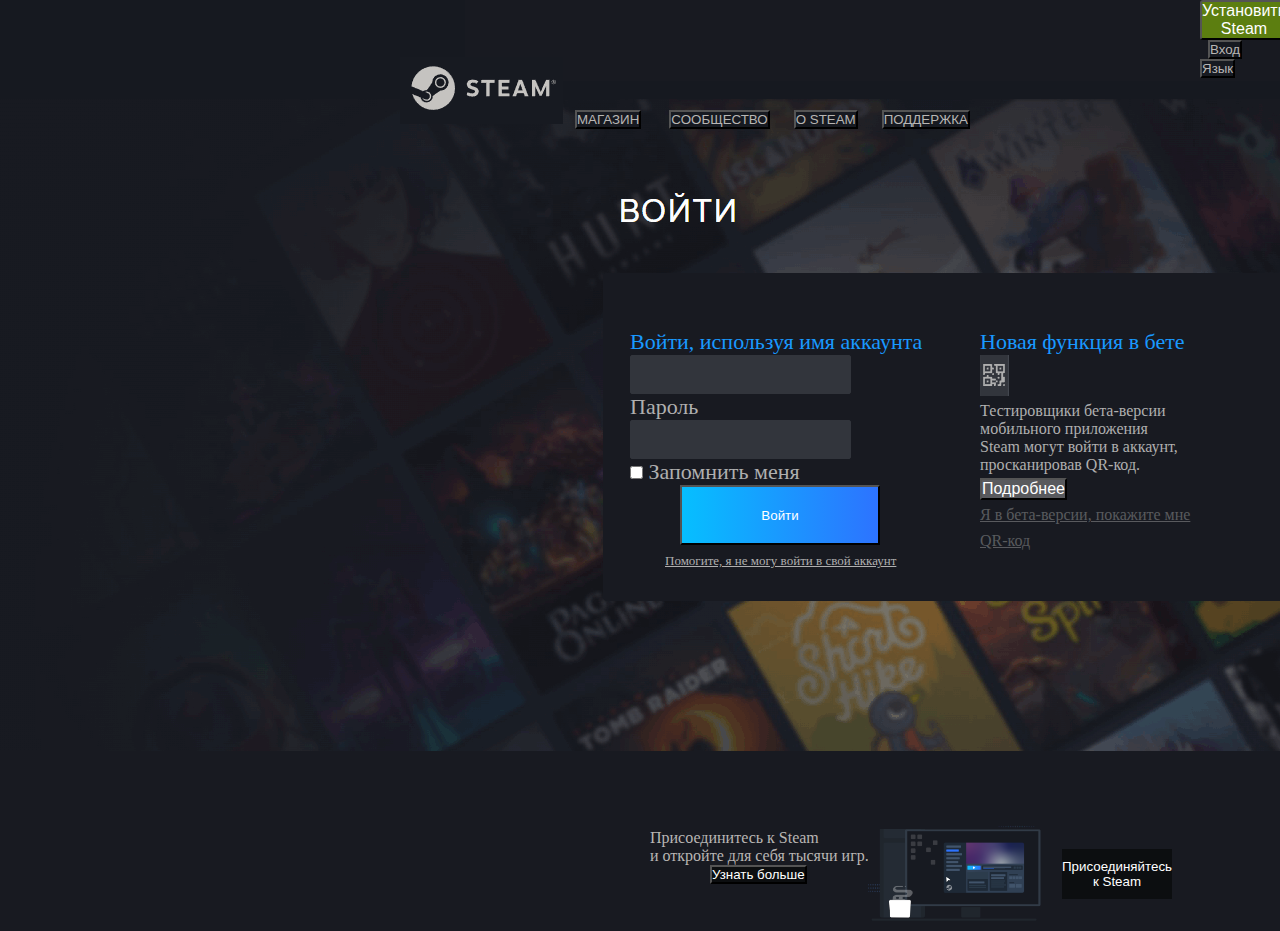
<file: Week2_SteamFrontend/index.html>
<!DOCTYPE html>
<html lang="en">
<head>
    <link rel="stylesheet" href="Styles/MainBackImgImg/style.css">
    <link rel="stylesheet" href="Styles/TopElements/style2.css">
    <meta charset="UTF-8">
    <meta http-equiv="X-UA-Compatible" content="IE=edge">
    <meta name="viewport" content="width=device-width, initial-scale=1.0">
    <title>Document</title>

</head>
<body>
    <div>
        <div class="topElements_2">
            <button class="GreenBtn">Установить Steam</button> &nbsp;
            <button class="TopButtons">Вход</button> &nbsp;
            <button class="TopButtons">Язык</button>
            <option value="azaza"></option>
    
    
        </div>
    <div class="topElements">
            <img class="imgTopEx" src="Photos/TopSteamElem.png " alt="">&nbsp;&nbsp;
            <button id="bastards" class="TopButtons">МАГАЗИН</button> &nbsp; &nbsp; &nbsp;
            <button id="bastards" class="TopButtons">СООБЩЕСТВО</button>&nbsp; &nbsp; &nbsp;
            <button id="bastards" class="TopButtons">О STEAM</button>&nbsp; &nbsp; &nbsp;
            <button id="bastards" class="TopButtons"> ПОДДЕРЖКА</button>
    
    </div>
    
    </div>

    
    <div class="CenterDiv">
        <form class="CenterForm"> 
        <div class="Enter_Using_NameOfAccaunt"> Войти, используя имя аккаунта</div>
        <div class=""> </div>
        <input  type="text" name="" class="newInputDialog_TextInput1">
        <div class="newTextInput2"> 
            <div class="newLoginDialog_TextField"> Пароль</div>
            <div class=""></div>
            <input type="password" class="newInputDialog_TextInput2 ">
            <p ><label ><input class="ColorGreyForBackground" type="checkbox" name="sortament" value="4">   
                <span >Запомнить меня</span></label></p>
            <button type="submit" class="BtnFoEnterCenterSignIn"> Войти</button><br>
            <a  class="CenterForm_UnderLink" href="">Помогите, я не могу войти в свой аккаунт</a>
        </div>
        </form>
      
        <div class="centerSecnodPartFirstDiv">
            <div class="centerSecnodPartSecondDiv">
                <div class="newlogindialog_BetaTag_pYvWM">Новая функция в бете</div>
                <div class="noWrap">
                <img class="noWrap" src="Photos/QuarCodeCenterRight.png" alt="">
                <div class="newlogindialog_BetaSubtitleWithQR_hnv-G" id="SmallerTextId" >
                    Тестировщики бета-версии <br>
                     мобильного приложения <br>
                     Steam могут войти в аккаунт, <br>
                      просканировав QR-код.
                </div>
            </div>
                <button class="newlogindialog_JoinBetaButton_3Pmq8">Подробнее</button>
                <div>
                    <a  href="dfsaffsdf" class="newlogindialog_ShowQRLink">Я в бета-версии, покажите мне  <br>
                        QR-код</a>
                </div>
               
                
            </div>
                
            </div>
        </div>

    </div>
    <!-- <img class="MainBackImg" src="C:\Users\Marat\Downloads\SteamFrontend\Photos\MainBack.jpg" alt="альтернативный текст"> -->
   
   
        

    <div class="q1" id="qw"> Присоединитесь  к Steam<br> и откройте  для себя тысячи игр.<br><button class="bt">Узнать больше</button>  </div>  &nbsp;
          <img class="q2"  src="Photos/Bottom.png"  alt="">&nbsp;
    <button class="q3" class="bt" >Присоединяйтесь <br> к Steam</button>




</body>
</html>
</file>
<file: Week2_SteamFrontend/Styles/MainBackImgImg/style.css>
body{
    background-image: url("Photos/MainBack_Gif.gif");
    
}
.CenterForm_UnderLink{
    color: #afafaf;
    font-size: 12px;
    text-decoration: underline;
    cursor: pointer;
}
.BtnFoEnterCenterSignIn{
    color: #fff;
    margin-left:50px;
    width: 200px;
    height: 60px;
}

.CenterDiv{
    color: #afafaf;
    position: absolute;
    margin-left: 630px;
    margin-top: 200px;
    font-size: 22px;


}
.centerSecnodPartSecondDiv{
    margin-left: 350px;

}
.newlogindialog_BetaSubtitleWithQR_hnv-G{
    font-size:300px ;

}
.CenterForm{
position: absolute;
}
#SmallerTextId{
font-size: 5px;

}
.noWrap{
    white-space: nowrap; /* Переносов в тексте нет */

}
       
.Enter_Using_NameOfAccaunt{
    color: #1999ff;
    font-weight: 500;
}

#SmallerTextId{
    font-size: medium;
}
.newInputDialog_TextInput1{
    border-radius: 2px;
    color: #fff;
    padding: 10px;
    background-color: #32353c;
    outline: none;
    font-size: 15px;
    grid-area: input;
    border: 1px solid #32353c;
}.newInputDialog_TextInput2{
    border-radius: 2px;
    color: #fff;
    padding: 10px;
    background-color: #32353c;
    outline: none;
    font-size: 15px;
    grid-area: input;
    border: 1px solid #32353c;
}
.ColorGreyForBackground{
    
    background-color: #32353c;
}
.BtnFoEnterCenterSignIn{
    position: relative;
    background: linear-gradient(90deg, #06BFFF 0%, #2D73FF 100%);
    background-image: linear-gradient(90deg, rgb(6, 191, 255) 0%, rgb(45, 115, 255) 100%);
   
}
.CenterDiv{
    position: absolute;
}
.newlogindialog_Login_ZOBYq .newlogindialog_QRSection_2ZDyS .newlogindialog_ShowQRLink_-lvk- {
    text-align: center;
    text-decoration-line: underline;
    font-weight: 400;
    font-size: 12px;
    line-height: 24px;
    color: #afafaf;
    padding: 12px 0px;
    cursor: pointer;
}
* {
    padding: 0;
    margin: 0;
}
.CenterForm_UnderLink{
font-size: small;
margin-left: 35px;
}
.newlogindialog_BetaTag_pYvWM{
    color:#1999ff;
}
.newlogindialog_JoinBetaButton_3Pmq8{
color:#fff;
background-color:#595a5e ;
font-size: medium;
}
.newlogindialog_ShowQRLink{
    font-size: medium;
    color:#595a5e;

}
.BottomElem{
    margin-left: 680px;
    margin-top: 680px;

    

}
.BottomElem1{
    color:#b8b6b4;
}
.q1{
    position: absolute;
    
    margin-left:650px;
    margin-top: 700px;
}
#qw{
    color: #b8b6b4;
}
.bt{
    margin-left: 60px;
    background-color: #0c0e10;
    color: white;

}
.q2{
    position: absolute;
    
    margin-left:860px;
    margin-top: 700px;
}
.q3{
    border: #fff;
    position: absolute;
    height: 50px;
    weight:250px;
    background-color: #0c0e10;
    color: white;
    margin-left:1050px;
    margin-top: 720px;
}


/* {
    color: #afafaf;
    font-size: 12px;
    text-decoration: underline;
    cursor: pointer;
} */
</file>
<file: Week2_SteamFrontend/Styles/TopElements/style2.css>
.GreenBtn{
    background-color: #5c7e10;
    color: #fff;
    font-size: medium;
    border-radius: 3px;

}
.topElements{
    margin-top: -40px;
margin-left: 400px;
}

.topElements_2{
    margin-left: 1200px;
    margin-top: 0px;

}
.TopButtons{
    background-color: #171a21;
    color:#b8b6b4;
}
.TopButtons2{
    background-color: #171a21;
color:#fff;
}
#btmbtn{
    border-color: #fff;
    font-size: larger;
    margin-left: 300px;
    margin-bottom: 1350px;
}
#bastards{
margin-bottom: px;
}
.BottomElem1{
    /* margin-left: 1200px;
    margin-top: 100px */
}
.qwerty{
    margin-left: 800px;
    margin-top: 650px;
}
.q1{
    color:white;

}
.poh{
    width: 15%;
}
</file>
